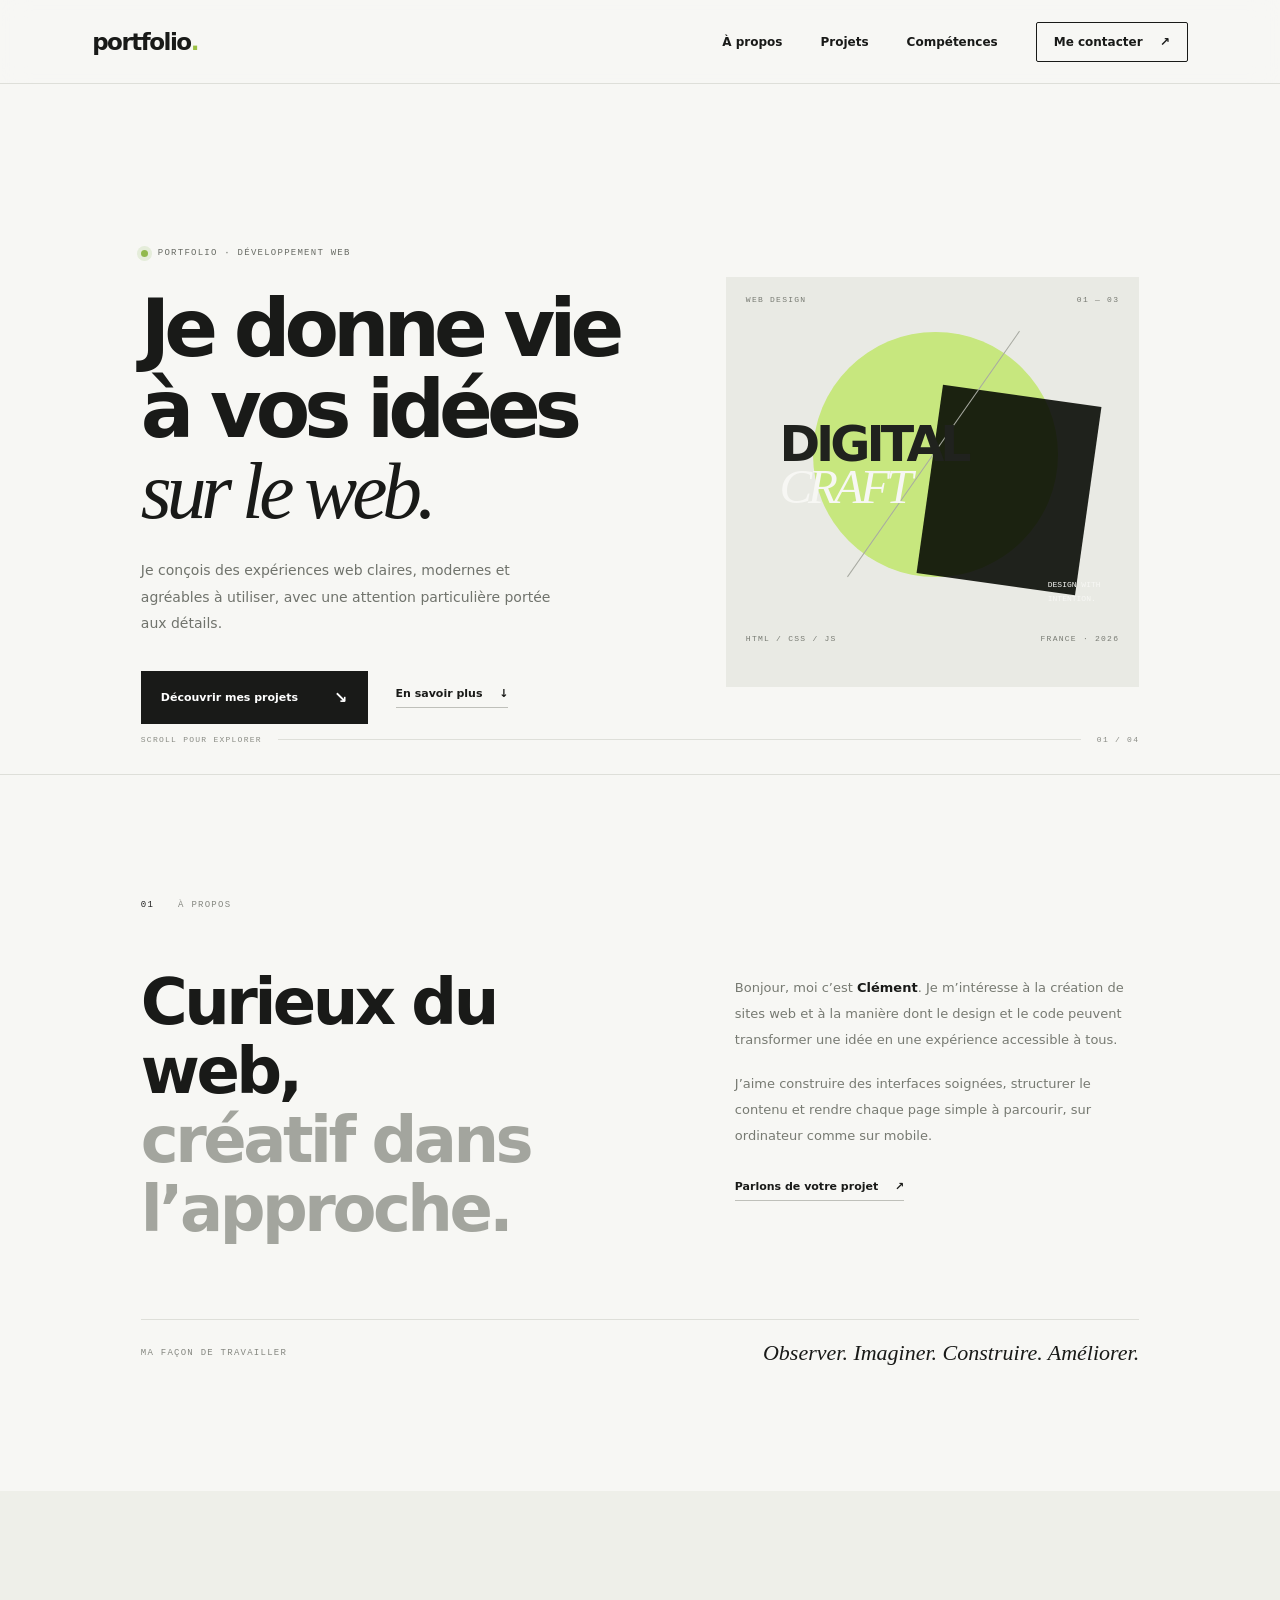
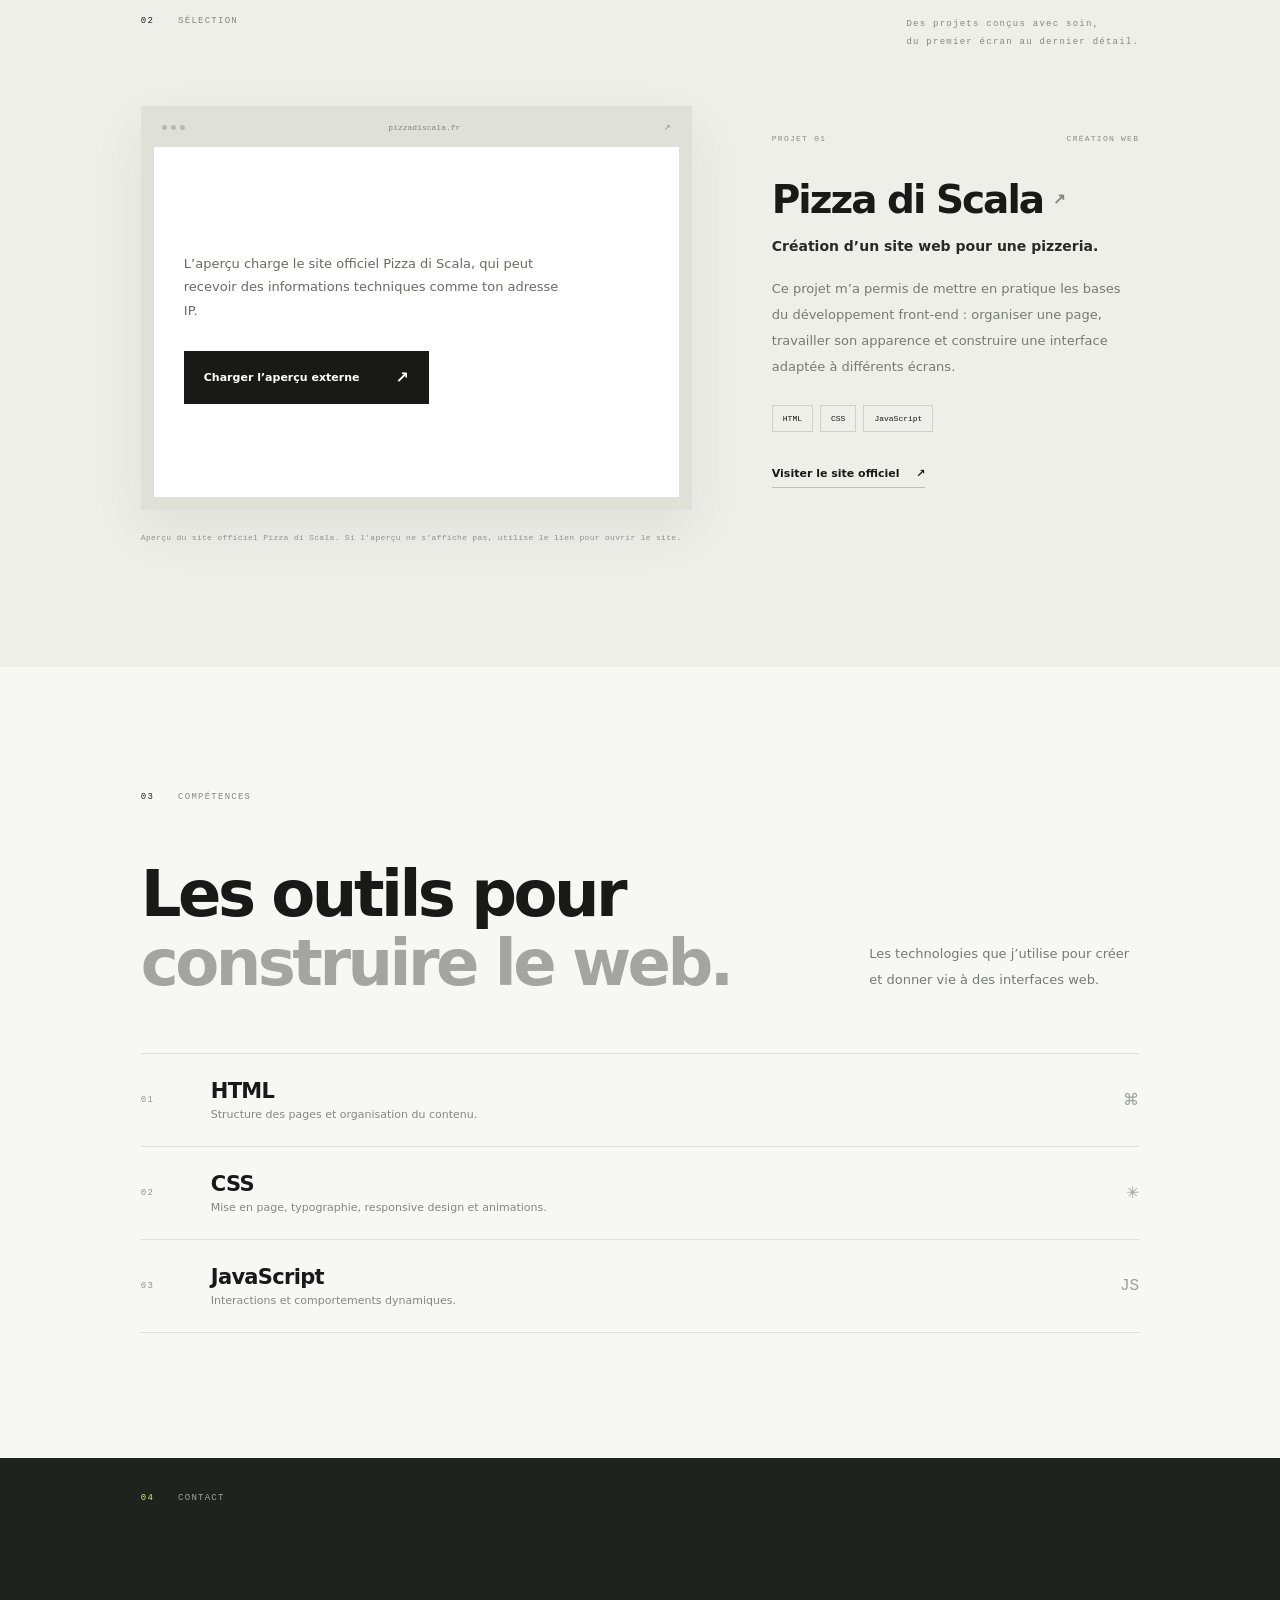
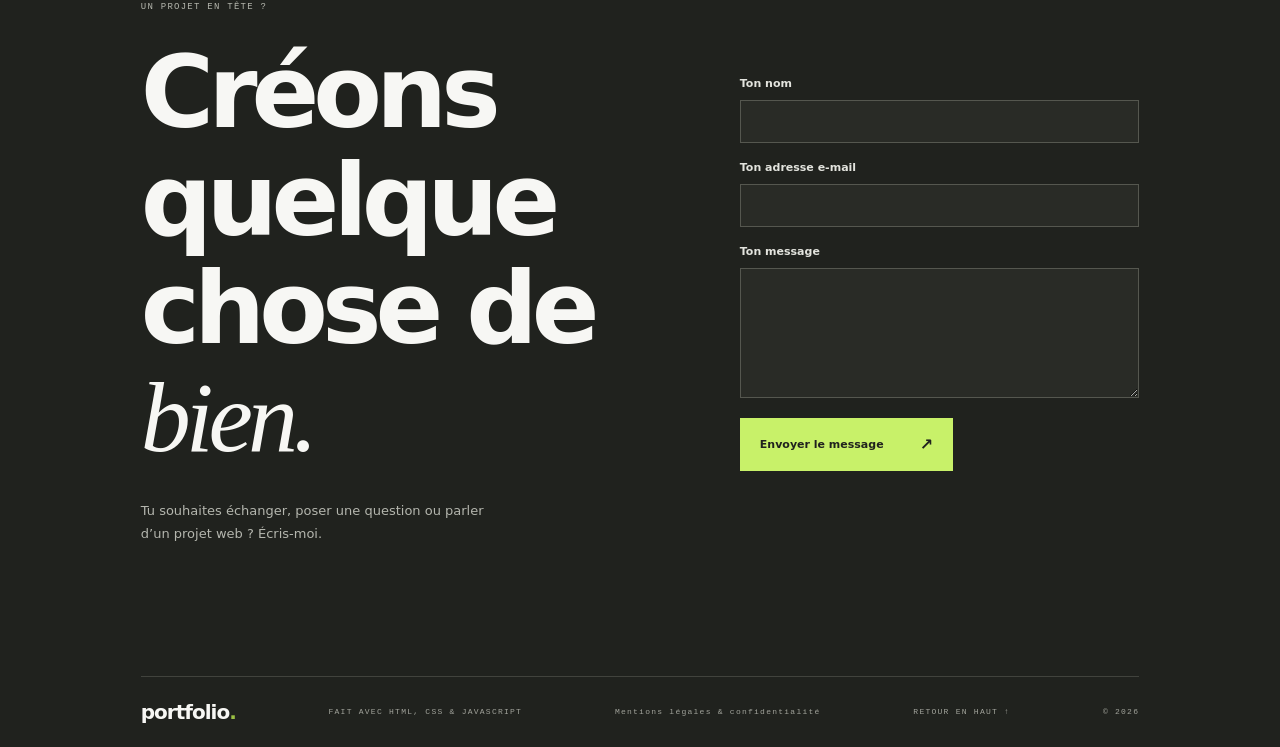
<file: index.html>
<!DOCTYPE html>
<html lang="fr">
<head>
  <meta charset="UTF-8">
  <meta name="viewport" content="width=device-width, initial-scale=1.0">
  <meta name="description" content="Portfolio de développeur web — création de sites modernes avec HTML, CSS et JavaScript.">
  <meta name="theme-color" content="#f7f7f4">
  <title>Portfolio — Développeur web</title>
  <link rel="stylesheet" href="style.css">
  <script src="script.js" defer></script>
</head>
<body>
  <div class="progress" aria-hidden="true"></div>
  <header class="header" id="top">
    <a class="brand" href="#top" aria-label="Retour en haut">portfolio<span>.</span></a>
    <button class="menu-toggle" aria-label="Ouvrir le menu" aria-expanded="false">
      <span></span><span></span>
    </button>
    <nav class="nav" aria-label="Navigation principale">
      <a href="#about">À propos</a>
      <a href="#projects">Projets</a>
      <a href="#skills">Compétences</a>
      <a class="nav-contact" href="#contact">Me contacter <span>↗</span></a>
    </nav>
  </header>

  <main>
    <section class="hero section-wrap">
      <div class="hero-copy reveal">
        <p class="eyebrow"><span class="status-dot"></span> PORTFOLIO · DÉVELOPPEMENT WEB</p>
        <h1>Je donne vie<br>à vos idées <span class="serif">sur le web.</span></h1>
        <p class="hero-intro">Je conçois des expériences web claires, modernes et agréables à utiliser, avec une attention particulière portée aux détails.</p>
        <div class="hero-actions">
          <a class="button button-dark" href="#projects">Découvrir mes projets <span>↘</span></a>
          <a class="text-link" href="#about">En savoir plus <span>↓</span></a>
        </div>
      </div>
      <div class="hero-art reveal" aria-label="Composition graphique abstraite">
        <div class="art-top"><span>WEB DESIGN</span><span>01 — 03</span></div>
        <div class="art-grid">
          <div class="art-circle"></div>
          <div class="art-square"></div>
          <div class="art-line"></div>
          <div class="art-word">DIGITAL<br><i>CRAFT</i></div>
          <div class="art-caption">DESIGN WITH<br>INTENTION.</div>
        </div>
        <div class="art-bottom"><span>HTML / CSS / JS</span><span>FRANCE · 2026</span></div>
      </div>
      <div class="hero-footer"><span>SCROLL POUR EXPLORER</span><span class="scroll-line"></span><span>01 / 04</span></div>
    </section>

    <section class="about section-wrap section-pad" id="about">
      <div class="section-kicker reveal"><span>01</span><span>À PROPOS</span></div>
      <div class="about-content reveal">
        <h2>Curieux du web,<br><span class="muted">créatif dans l’approche.</span></h2>
        <div class="about-text">
          <p>Bonjour, moi c’est <strong class="editable-name">Clément</strong>. Je m’intéresse à la création de sites web et à la manière dont le design et le code peuvent transformer une idée en une expérience accessible à tous.</p>
          <p>J’aime construire des interfaces soignées, structurer le contenu et rendre chaque page simple à parcourir, sur ordinateur comme sur mobile.</p>
          <a href="#contact" class="text-link">Parlons de votre projet <span>↗</span></a>
        </div>
      </div>
      <div class="about-note"><span>MA FAÇON DE TRAVAILLER</span><p>Observer. Imaginer. Construire. Améliorer.</p></div>
    </section>

    <section class="projects section-wrap section-pad" id="projects">
      <div class="section-heading reveal">
        <div class="section-kicker"><span>02</span><span>SÉLECTION</span></div>
        <p class="section-aside">Des projets conçus avec soin,<br>du premier écran au dernier détail.</p>
      </div>
      <div class="project-feature reveal">
        <div class="project-visual">
          <div class="browser-bar"><div class="browser-dots"><i></i><i></i><i></i></div><span>pizzadiscala.fr</span><span>↗</span></div>
          <div class="pizza-preview-placeholder">
            <p>L’aperçu charge le site officiel Pizza di Scala, qui peut recevoir des informations techniques comme ton adresse IP.</p>
            <button class="button button-dark preview-load" type="button">Charger l’aperçu externe <span>↗</span></button>
          </div>
        </div>
        <div class="project-info">
          <div class="project-meta"><span>PROJET 01</span><span>CRÉATION WEB</span></div>
          <h3><a class="project-title-link" href="https://pizzadiscala.fr/" target="_blank" rel="noopener noreferrer">Pizza di Scala <span aria-hidden="true">↗</span></a></h3>
          <p class="project-lead">Création d’un site web pour une pizzeria.</p>
          <p>Ce projet m’a permis de mettre en pratique les bases du développement front-end : organiser une page, travailler son apparence et construire une interface adaptée à différents écrans.</p>
          <div class="tag-list"><span>HTML</span><span>CSS</span><span>JavaScript</span></div>
          <a class="text-link" href="https://pizzadiscala.fr/" target="_blank" rel="noopener noreferrer">Visiter le site officiel <span>↗</span></a>
        </div>
      </div>
      <p class="project-footnote">Aperçu du site officiel Pizza di Scala. Si l’aperçu ne s’affiche pas, utilise le lien pour ouvrir le site.</p>
    </section>

    <section class="skills section-wrap section-pad" id="skills">
      <div class="section-kicker reveal"><span>03</span><span>COMPÉTENCES</span></div>
      <div class="skills-heading reveal">
        <h2>Les outils pour<br><span class="muted">construire le web.</span></h2>
        <p>Les technologies que j’utilise pour créer et donner vie à des interfaces web.</p>
      </div>
      <div class="skill-list reveal">
        <div class="skill-row"><span class="skill-number">01</span><div><h3>HTML</h3><p>Structure des pages et organisation du contenu.</p></div><span class="skill-symbol">⌘</span></div>
        <div class="skill-row"><span class="skill-number">02</span><div><h3>CSS</h3><p>Mise en page, typographie, responsive design et animations.</p></div><span class="skill-symbol">✳</span></div>
        <div class="skill-row"><span class="skill-number">03</span><div><h3>JavaScript</h3><p>Interactions et comportements dynamiques.</p></div><span class="skill-symbol">JS</span></div>
      </div>
    </section>

    <section class="contact section-wrap" id="contact">
      <div class="contact-top section-kicker"><span>04</span><span>CONTACT</span></div>
      <div class="contact-main reveal">
        <div class="contact-intro">
          <p class="eyebrow">UN PROJET EN TÊTE ?</p>
          <h2>Créons quelque<br>chose de <span class="serif">bien.</span></h2>
          <p class="contact-copy">Tu souhaites échanger, poser une question ou parler d’un projet web ? Écris-moi.</p>
        </div>
        <form class="contact-form" id="contact-form" action="https://formsubmit.co/clement.laurain.dev@proton.me" method="POST">
          <div class="contact-form-trap" aria-hidden="true">
            <label for="contact-website">Ne pas remplir</label>
            <input id="contact-website" name="_honey" type="text" tabindex="-1" autocomplete="off">
          </div>
          <input type="hidden" name="_subject" value="Nouveau message depuis le portfolio">
          <label for="contact-name">Ton nom</label>
          <input id="contact-name" name="name" type="text" autocomplete="name" maxlength="100" required>
          <label for="contact-email">Ton adresse e-mail</label>
          <input id="contact-email" name="email" type="email" autocomplete="email" maxlength="254" required>
          <label for="contact-message">Ton message</label>
          <textarea id="contact-message" name="message" rows="5" maxlength="5000" required></textarea>
          <button class="button button-light contact-submit" type="submit">Envoyer le message <span>↗</span></button>
          <p class="contact-status" id="contact-status" role="status" aria-live="polite"></p>
        </form>
      </div>
      <footer class="footer">
        <a class="brand brand-light" href="#top">portfolio<span>.</span></a>
        <span>FAIT AVEC HTML, CSS & JAVASCRIPT</span>
        <a href="legal.html">Mentions légales & confidentialité</a>
        <a href="#top">RETOUR EN HAUT ↑</a>
        <span>© <span id="year"></span></span>
      </footer>
    </section>
  </main>
</body>
</html>
</file>
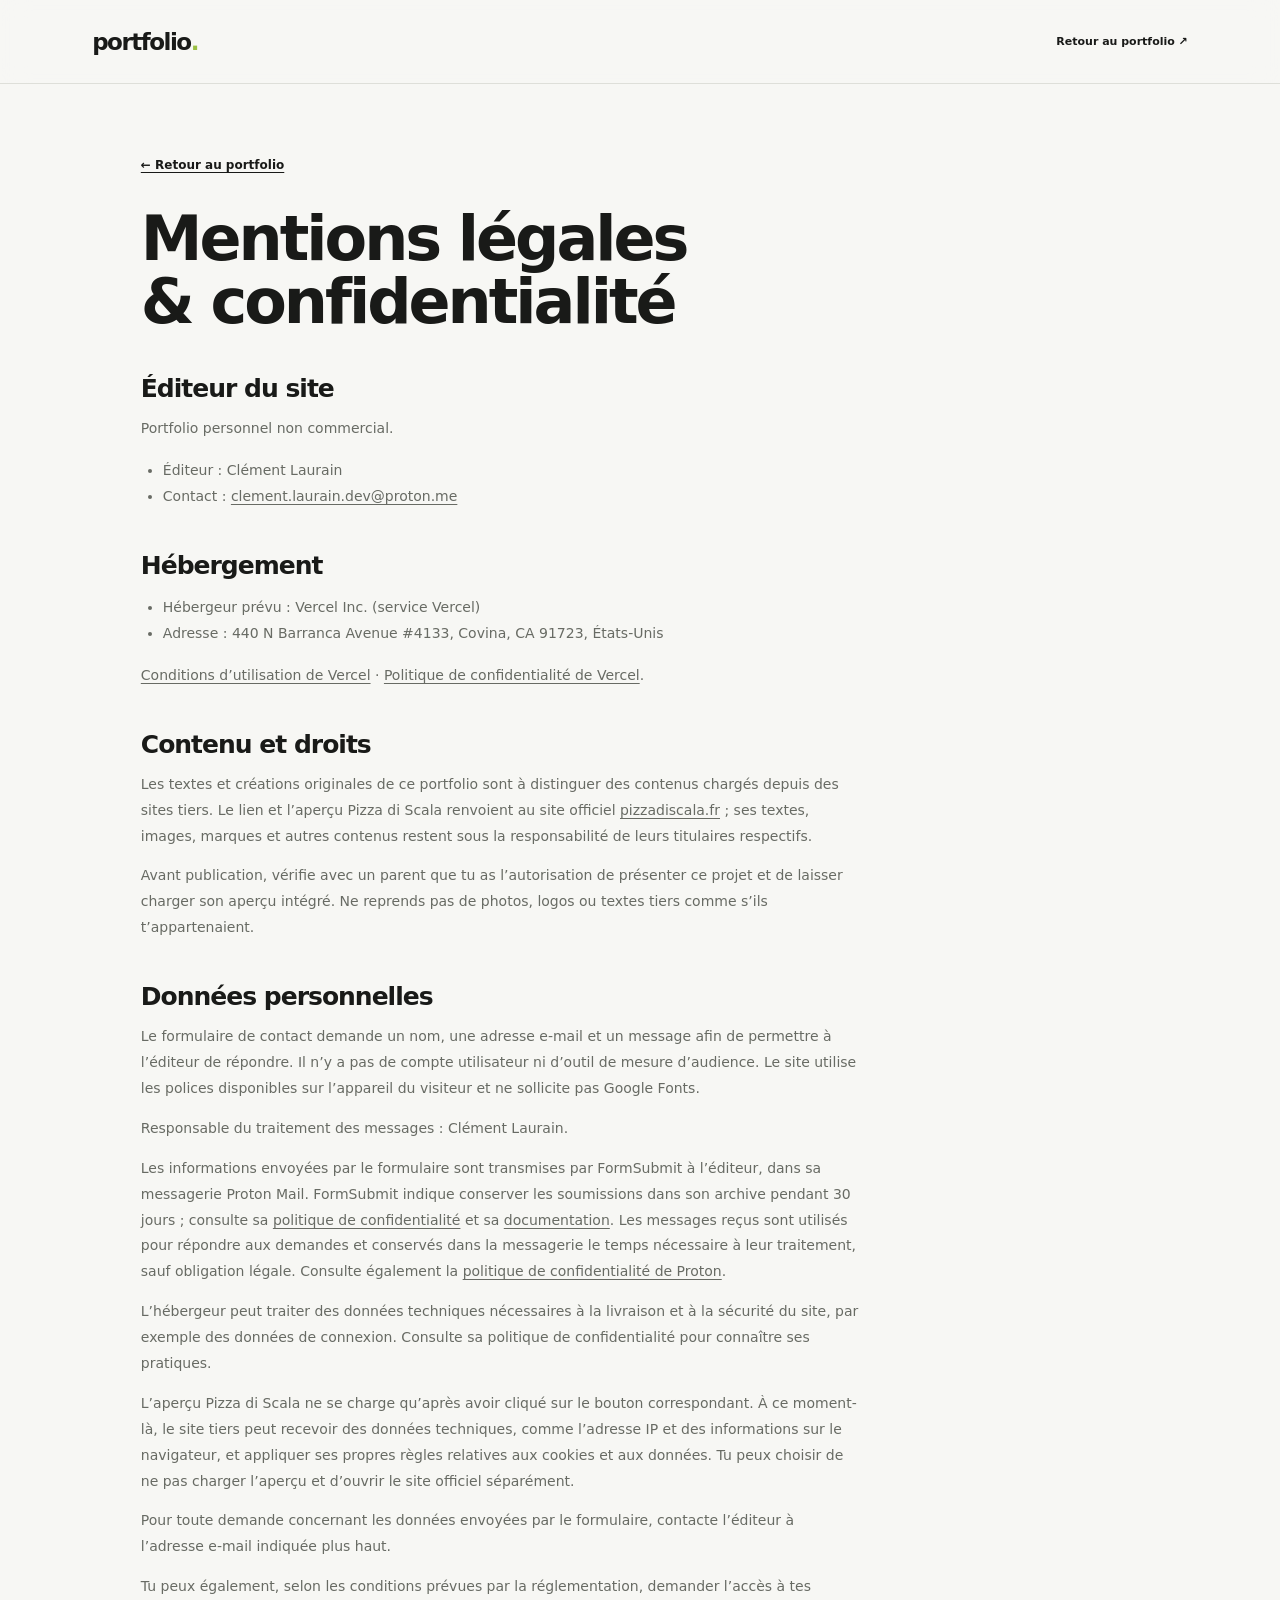
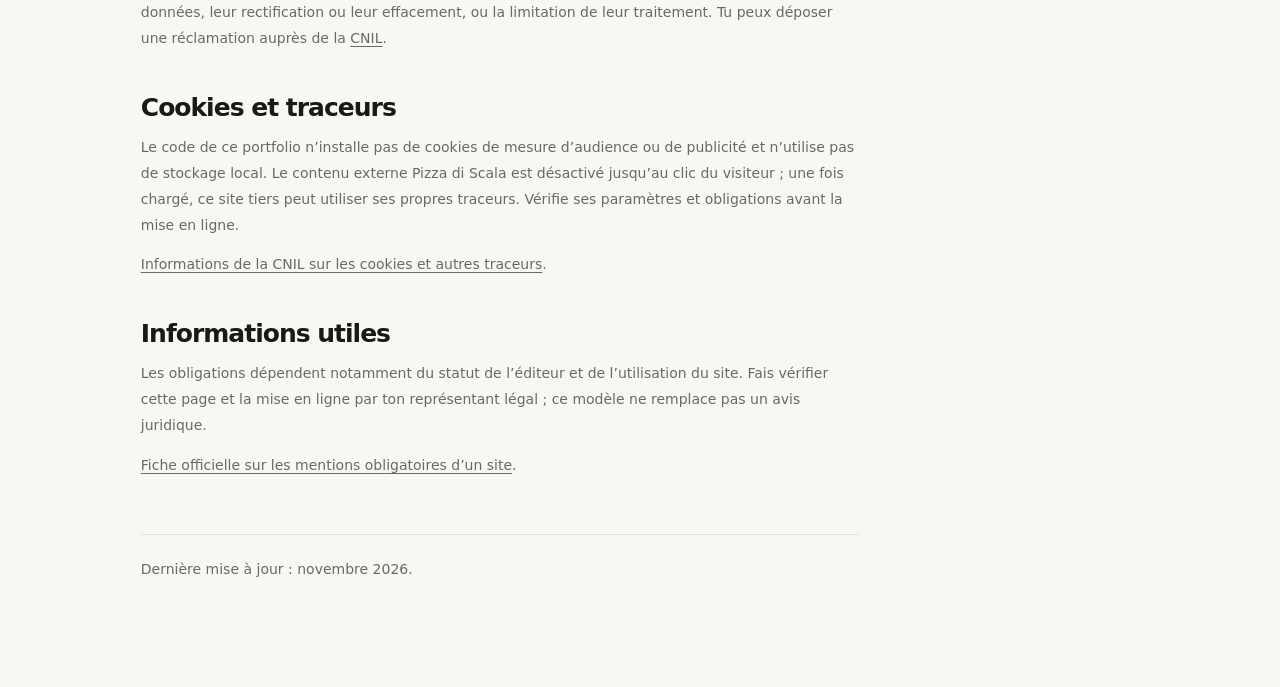
<file: legal.html>
<!DOCTYPE html>
<html lang="fr">
<head>
  <meta charset="UTF-8">
  <meta name="viewport" content="width=device-width, initial-scale=1.0">
  <meta name="description" content="Mentions légales et informations sur les données personnelles du portfolio de Clément.">
  <meta name="theme-color" content="#f7f7f4">
  <title>Mentions légales & confidentialité — Portfolio</title>
  <link rel="stylesheet" href="style.css">
</head>
<body>
  <header class="header">
    <a class="brand" href="index.html" aria-label="Retour au portfolio">portfolio<span>.</span></a>
    <a class="legal-home-link" href="index.html">Retour au portfolio ↗</a>
  </header>

  <main class="legal-content section-wrap">
    <a class="legal-back" href="index.html">← Retour au portfolio</a>
    <h1>Mentions légales<br>& confidentialité</h1>

    <section id="contact" aria-labelledby="publisher">
      <h2 id="publisher">Éditeur du site</h2>
      <p>Portfolio personnel non commercial.</p>
      <ul>
        <li>Éditeur : Clément Laurain</li>
        <li>Contact : <a href="mailto:clement.laurain.dev@proton.me">clement.laurain.dev@proton.me</a></li>
      </ul>
    </section>

    <section aria-labelledby="host">
      <h2 id="host">Hébergement</h2>
      <ul>
        <li>Hébergeur prévu : Vercel Inc. (service Vercel)</li>
        <li>Adresse : 440 N Barranca Avenue #4133, Covina, CA 91723, États-Unis</li>
      </ul>
      <p><a href="https://vercel.com/legal/terms" target="_blank" rel="noopener noreferrer">Conditions d’utilisation de Vercel</a> · <a href="https://vercel.com/legal/privacy-notice" target="_blank" rel="noopener noreferrer">Politique de confidentialité de Vercel</a>.</p>
    </section>

    <section aria-labelledby="content">
      <h2 id="content">Contenu et droits</h2>
      <p>Les textes et créations originales de ce portfolio sont à distinguer des contenus chargés depuis des sites tiers. Le lien et l’aperçu Pizza di Scala renvoient au site officiel <a href="https://pizzadiscala.fr/" target="_blank" rel="noopener noreferrer">pizzadiscala.fr</a> ; ses textes, images, marques et autres contenus restent sous la responsabilité de leurs titulaires respectifs.</p>
      <p>Avant publication, vérifie avec un parent que tu as l’autorisation de présenter ce projet et de laisser charger son aperçu intégré. Ne reprends pas de photos, logos ou textes tiers comme s’ils t’appartenaient.</p>
    </section>

    <section aria-labelledby="personal-data">
      <h2 id="personal-data">Données personnelles</h2>
      <p>Le formulaire de contact demande un nom, une adresse e-mail et un message afin de permettre à l’éditeur de répondre. Il n’y a pas de compte utilisateur ni d’outil de mesure d’audience. Le site utilise les polices disponibles sur l’appareil du visiteur et ne sollicite pas Google Fonts.</p>
      <p>Responsable du traitement des messages : Clément Laurain.</p>
      <p>Les informations envoyées par le formulaire sont transmises par FormSubmit à l’éditeur, dans sa messagerie Proton Mail. FormSubmit indique conserver les soumissions dans son archive pendant 30 jours ; consulte sa <a href="https://formsubmit.co/privacy.pdf" target="_blank" rel="noopener noreferrer">politique de confidentialité</a> et sa <a href="https://formsubmit.co/documentation" target="_blank" rel="noopener noreferrer">documentation</a>. Les messages reçus sont utilisés pour répondre aux demandes et conservés dans la messagerie le temps nécessaire à leur traitement, sauf obligation légale. Consulte également la <a href="https://proton.me/legal/privacy" target="_blank" rel="noopener noreferrer">politique de confidentialité de Proton</a>.</p>
      <p>L’hébergeur peut traiter des données techniques nécessaires à la livraison et à la sécurité du site, par exemple des données de connexion. Consulte sa politique de confidentialité pour connaître ses pratiques.</p>
      <p>L’aperçu Pizza di Scala ne se charge qu’après avoir cliqué sur le bouton correspondant. À ce moment-là, le site tiers peut recevoir des données techniques, comme l’adresse IP et des informations sur le navigateur, et appliquer ses propres règles relatives aux cookies et aux données. Tu peux choisir de ne pas charger l’aperçu et d’ouvrir le site officiel séparément.</p>
      <p>Pour toute demande concernant les données envoyées par le formulaire, contacte l’éditeur à l’adresse e-mail indiquée plus haut.</p>
      <p>Tu peux également, selon les conditions prévues par la réglementation, demander l’accès à tes données, leur rectification ou leur effacement, ou la limitation de leur traitement. Tu peux déposer une réclamation auprès de la <a href="https://www.cnil.fr/" target="_blank" rel="noopener noreferrer">CNIL</a>.</p>
    </section>

    <section aria-labelledby="cookies">
      <h2 id="cookies">Cookies et traceurs</h2>
      <p>Le code de ce portfolio n’installe pas de cookies de mesure d’audience ou de publicité et n’utilise pas de stockage local. Le contenu externe Pizza di Scala est désactivé jusqu’au clic du visiteur ; une fois chargé, ce site tiers peut utiliser ses propres traceurs. Vérifie ses paramètres et obligations avant la mise en ligne.</p>
      <p><a href="https://www.cnil.fr/fr/cookies-et-autres-traceurs/que-dit-la-loi" target="_blank" rel="noopener noreferrer">Informations de la CNIL sur les cookies et autres traceurs</a>.</p>
    </section>

    <section aria-labelledby="sources">
      <h2 id="sources">Informations utiles</h2>
      <p>Les obligations dépendent notamment du statut de l’éditeur et de l’utilisation du site. Fais vérifier cette page et la mise en ligne par ton représentant légal ; ce modèle ne remplace pas un avis juridique.</p>
      <p><a href="https://entreprendre.service-public.gouv.fr/vosdroits/F37351" target="_blank" rel="noopener noreferrer">Fiche officielle sur les mentions obligatoires d’un site</a>.</p>
    </section>

    <p class="legal-footer">Dernière mise à jour : novembre 2026.</p>
  </main>
</body>
</html>
</file>
<file: style.css>
:root{--paper:#f7f7f4;--ink:#191a18;--muted:#858780;--line:#dedfd9;--accent:#c8f169;--mono:ui-monospace,SFMono-Regular,Consolas,monospace;--sans:system-ui,sans-serif}
*{box-sizing:border-box}
html{scroll-behavior:smooth;scroll-padding-top:90px}
body{margin:0;background:var(--paper);color:var(--ink);font-family:var(--sans);-webkit-font-smoothing:antialiased}
a{color:inherit;text-decoration:none}
button{font:inherit}
.progress{position:fixed;z-index:20;top:0;left:0;height:3px;width:0;background:var(--ink)}
.header{height:84px;padding:0 7.2%;display:flex;align-items:center;justify-content:space-between;border-bottom:1px solid var(--line);background:rgba(247,247,244,.9);backdrop-filter:blur(14px);position:sticky;top:0;z-index:10}
.brand{font-size:23px;font-weight:800;letter-spacing:-1.5px}.brand span{color:#9abf43}
.nav{display:flex;align-items:center;gap:38px;font-size:12px;font-weight:700}.nav a{transition:opacity .2s}.nav a:hover{opacity:.55}.nav-contact{border:1px solid var(--ink);padding:12px 17px;border-radius:2px}.nav-contact span{margin-left:13px}
.menu-toggle{display:none;background:none;border:0}
.section-wrap{padding-left:11%;padding-right:11%}
.hero{min-height:690px;padding-top:105px;position:relative;display:grid;grid-template-columns:1.1fr .9fr;gap:8%;align-items:center}
.eyebrow,.section-kicker,.hero-footer,.art-top,.art-bottom,.project-meta,.project-footnote,.about-note>span,.skill-number,.footer,.section-aside{font-family:var(--mono);font-size:9px;letter-spacing:1.25px}
.eyebrow{display:flex;align-items:center;gap:10px;color:#686b64}.status-dot{width:7px;height:7px;border-radius:50%;background:#91b94c;box-shadow:0 0 0 4px #e5edda}
h1{font-size:clamp(52px,6.2vw,88px);line-height:1.02;letter-spacing:-6px;margin:31px 0 25px;font-weight:700}
.serif{font-family:Georgia,serif;font-weight:400;font-style:italic;letter-spacing:-5px}
.hero-intro{max-width:430px;color:#70736c;font-size:14px;line-height:1.9}
.hero-actions{display:flex;align-items:center;gap:28px;margin-top:34px}
.button{display:inline-flex;align-items:center;justify-content:space-between;gap:36px;padding:17px 20px;font-size:11px;font-weight:700;transition:transform .2s,background .2s}.button:hover{transform:translateY(-3px)}
.button-dark{background:var(--ink);color:white}.button-dark:hover{background:#35372f}.button span{font-size:16px}
.text-link{font-size:11px;font-weight:700;border-bottom:1px solid #bfc0ba;padding-bottom:7px}.text-link span{margin-left:13px}
.hero-art{height:410px;background:#e9eae4;padding:18px 20px;position:relative;overflow:hidden}
.art-top,.art-bottom{display:flex;justify-content:space-between;color:#777a72;font-size:8px}
.art-grid{height:330px;position:relative;overflow:hidden}
.art-circle{position:absolute;width:245px;height:245px;border-radius:50%;background:#c7e77e;left:18%;top:28px}
.art-square{position:absolute;width:160px;height:190px;background:#22251f;right:8%;top:91px;transform:rotate(8deg);mix-blend-mode:multiply}
.art-line{position:absolute;width:1px;height:300px;background:#a8aaa2;left:50%;top:0;transform:rotate(35deg)}
.art-word{position:absolute;left:9%;top:120px;font-size:49px;line-height:.86;font-weight:800;letter-spacing:-4px;color:#20221e}
.art-word i{font-family:Georgia,serif;font-weight:400;color:#f7f7f4}
.art-caption{position:absolute;right:5%;bottom:28px;font-family:var(--mono);font-size:8px;line-height:1.7;color:#f7f7f4;z-index:2}
.hero-footer{position:absolute;bottom:30px;left:11%;right:11%;display:flex;align-items:center;gap:16px;color:#898b84;font-size:8px}.scroll-line{height:1px;background:var(--line);flex:1}
.section-pad{padding-top:125px;padding-bottom:125px}
.section-kicker{display:flex;gap:24px;color:#858780}.section-kicker span:first-child{color:#222;font-weight:500}
.about{border-top:1px solid var(--line)}
.about-content{display:grid;grid-template-columns:1.1fr .9fr;gap:10%;margin:58px 0 75px}
h2{font-size:clamp(38px,5vw,65px);line-height:1.08;letter-spacing:-3.5px;margin:0;font-weight:700}.muted{color:#a3a59e}
.about-text{max-width:440px;padding-top:7px}.about-text p,.project-info>p,.skills-heading>p{font-size:13px;line-height:2;color:#777a72;margin:0 0 18px}.about-text strong{color:var(--ink)}
.about-text .text-link{display:inline-block;margin-top:13px}
.about-note{border-top:1px solid var(--line);padding-top:20px;display:flex;justify-content:space-between;align-items:center}.about-note>span{color:#858780}.about-note p{font-family:Georgia,serif;font-size:22px;font-style:italic;margin:0}
.projects{background:#eeefe9}
.section-heading{display:flex;justify-content:space-between;align-items:flex-start;margin-bottom:55px}.section-aside{line-height:1.9;color:#858780;margin:0}
.project-feature{display:grid;grid-template-columns:1.2fr .8fr;gap:8%;align-items:center}
.project-visual{background:#dfe1d8;padding:13px;box-shadow:0 20px 50px #25271b12}
.browser-bar{height:28px;display:flex;align-items:center;justify-content:space-between;color:#858780;font-family:var(--mono);font-size:8px;padding:0 8px 10px}
.browser-dots{display:flex;gap:4px}.browser-dots i{width:5px;height:5px;background:#b7b9b1;border-radius:50%}
.pizza-site-preview,.pizza-preview-placeholder{display:flex;width:100%;height:350px;border:0;background:#fff}
.pizza-site-preview{display:block}
.pizza-preview-placeholder{padding:30px;flex-direction:column;justify-content:center;align-items:flex-start;gap:16px}
.pizza-preview-placeholder p{max-width:390px;color:#686b64;font-size:13px;line-height:1.8}
.preview-load{border:0;cursor:pointer}
.project-info{padding:10px 0}.project-meta{display:flex;justify-content:space-between;color:#8b8d85;font-size:8px}
.project-info h3{font-size:39px;letter-spacing:-2px;margin:34px 0 10px}.project-title-link{display:inline-flex;align-items:center;gap:10px}.project-title-link span{font-family:var(--mono);font-size:15px;color:#858780}.project-info .project-lead{font-size:14px;color:#292a26;font-weight:700;margin-bottom:16px}
.tag-list{display:flex;gap:7px;margin:25px 0 30px}.tag-list span{font-family:var(--mono);font-size:8px;border:1px solid #cfd1c8;padding:8px 10px}
.project-footnote{color:#92948d;font-size:8px;margin:23px 0 0;letter-spacing:.3px}
.legal-content{max-width:1000px;padding-top:70px;padding-bottom:90px}
.legal-home-link{font-size:11px;font-weight:700}
.legal-content .legal-back{display:inline-block;margin-bottom:35px;font-size:12px;font-weight:700}
.legal-content h1{font-size:clamp(38px,5vw,62px);letter-spacing:-3px;margin:0 0 20px}
.legal-content h2{font-size:25px;letter-spacing:-1px;margin:42px 0 14px}
.legal-content h3{font-size:17px;margin:25px 0 10px}
.legal-content p,.legal-content li{max-width:760px;color:#686b64;font-size:14px;line-height:1.85}
.legal-content ul{padding-left:22px}
.legal-content a:not(.brand){text-decoration:underline;text-underline-offset:3px}
.legal-footer{margin-top:55px;padding-top:22px;border-top:1px solid var(--line);font-size:11px}
.skills-heading{display:flex;justify-content:space-between;align-items:flex-end;margin:58px 0 55px}.skills-heading>p{max-width:270px;margin:0 0 5px}
.skill-list{border-top:1px solid var(--line)}
.skill-row{display:grid;grid-template-columns:70px 1fr 50px;align-items:center;padding:25px 0;border-bottom:1px solid var(--line)}
.skill-number{color:#92948d}.skill-row h3{font-size:21px;letter-spacing:-.7px;margin:0 0 5px}.skill-row p{font-size:11px;color:#858780;margin:0}.skill-symbol{font-family:var(--mono);font-size:16px;text-align:right;color:#9ca095}
.contact{background:#20221e;color:#f7f7f4;padding-top:35px}
.contact-top{color:#a2a49c}.contact-top span:first-child{color:var(--accent)}
.contact-main{padding:90px 0 100px;display:grid;grid-template-columns:1fr .8fr;gap:10%;align-items:center}.contact-intro{max-width:600px}.contact-main .eyebrow{color:#b5b7ae}.contact-main h2{font-size:clamp(55px,8vw,100px);letter-spacing:-6px;margin:27px 0}
.contact-copy{font-size:13px;color:#b4b6ae;line-height:1.8;max-width:350px;margin-bottom:30px}
.button-light{background:var(--accent);color:#20221e}.button-light:hover{background:#d7f69a}
.contact-form{position:relative;display:flex;flex-direction:column;gap:10px}.contact-form label{font-size:11px;font-weight:700;color:#e3e4de;margin-top:8px}.contact-form input,.contact-form textarea{width:100%;border:1px solid #55574f;border-radius:0;padding:13px;background:#292b26;color:#f7f7f4;font:inherit;font-size:13px}.contact-form textarea{resize:vertical;min-height:130px}.contact-form input:focus,.contact-form textarea:focus{outline:2px solid var(--accent);outline-offset:2px}.contact-submit{align-self:flex-start;border:0;cursor:pointer;margin-top:10px}.contact-submit:disabled{opacity:.65;cursor:wait}.contact-status{min-height:1.5em;margin:0;color:#d4d6ce;font-size:12px;line-height:1.6}.contact-form-trap{position:absolute;left:-10000px;width:1px;height:1px;overflow:hidden}
.footer{border-top:1px solid #41433d;padding:23px 0;display:flex;align-items:center;justify-content:space-between;color:#a2a49c;font-size:8px}.brand-light{color:#f7f7f4;font-family:var(--sans);font-size:20px;letter-spacing:-1px}
.reveal{opacity:0;transform:translateY(22px);transition:opacity .7s ease,transform .7s ease}.reveal.visible{opacity:1;transform:translateY(0)}
@media(max-width:900px){.section-wrap{padding-left:7%;padding-right:7%}.hero{gap:4%;grid-template-columns:1fr  .85fr}.hero-footer{left:7%;right:7%}.art-word{font-size:39px}.project-feature{gap:5%}}
@media(max-width:680px){.header{height:70px;padding:0 6%}.menu-toggle{display:flex;flex-direction:column;gap:6px;padding:10px}.menu-toggle span{width:23px;height:1px;background:var(--ink);transition:transform .2s}.nav{display:none;position:absolute;top:69px;left:0;right:0;background:var(--paper);padding:25px 6% 30px;align-items:flex-start;flex-direction:column;gap:22px;border-bottom:1px solid var(--line)}.nav.open{display:flex}.menu-toggle[aria-expanded="true"] span:first-child{transform:translateY(3.5px) rotate(45deg)}.menu-toggle[aria-expanded="true"] span:last-child{transform:translateY(-3.5px) rotate(-45deg)}
.section-wrap{padding-left:6%;padding-right:6%}.hero{padding-top:75px;padding-bottom:95px;display:flex;flex-direction:column;align-items:stretch;gap:55px;min-height:0}.hero h1{font-size:58px;letter-spacing:-4px}.serif{letter-spacing:-3px}.hero-art{height:350px}.art-grid{height:270px}.art-circle{width:210px;height:210px}.art-square{height:160px;width:130px;top:75px}.art-word{font-size:42px;top:105px}.hero-footer{left:6%;right:6%;bottom:28px}
.section-pad{padding-top:85px;padding-bottom:85px}.about-content{display:block;margin:45px 0 55px}.about-content h2{font-size:44px;margin-bottom:30px}.about-note{align-items:flex-start;gap:20px;flex-direction:column}.about-note p{font-size:20px}
.section-heading{gap:20px;flex-direction:column;margin-bottom:38px}.project-feature{display:flex;flex-direction:column;gap:35px;align-items:stretch}.project-visual{padding:8px}.pizza-site-preview,.pizza-preview-placeholder{height:340px}.pizza-preview-placeholder{padding:20px}.project-info h3{font-size:34px;margin-top:25px}.project-footnote{line-height:1.8}
.skills-heading{display:block;margin:45px 0 35px}.skills-heading h2{font-size:44px;margin-bottom:25px}.skills-heading>p{max-width:350px}.skill-row{grid-template-columns:40px 1fr 30px;padding:22px 0}.skill-row h3{font-size:19px}.skill-row p{line-height:1.6;max-width:260px}
.contact{padding-top:30px}.contact-main{padding:85px 0 95px;grid-template-columns:1fr;gap:45px}.contact-main h2{font-size:62px;letter-spacing:-4px}.contact-form{max-width:560px}.footer{display:grid;grid-template-columns:1fr 1fr;gap:18px}.footer span:nth-child(2),.footer a:nth-child(4),.footer span:last-child{text-align:right}
.legal-content{padding-top:45px;padding-bottom:65px}.legal-content h1{font-size:42px}.legal-content h2{font-size:22px;margin-top:34px}
}
@media(prefers-reduced-motion:reduce){html{scroll-behavior:auto}.reveal{opacity:1;transform:none;transition:none}*{animation-duration:.01ms!important;transition-duration:.01ms!important}}
</file>
